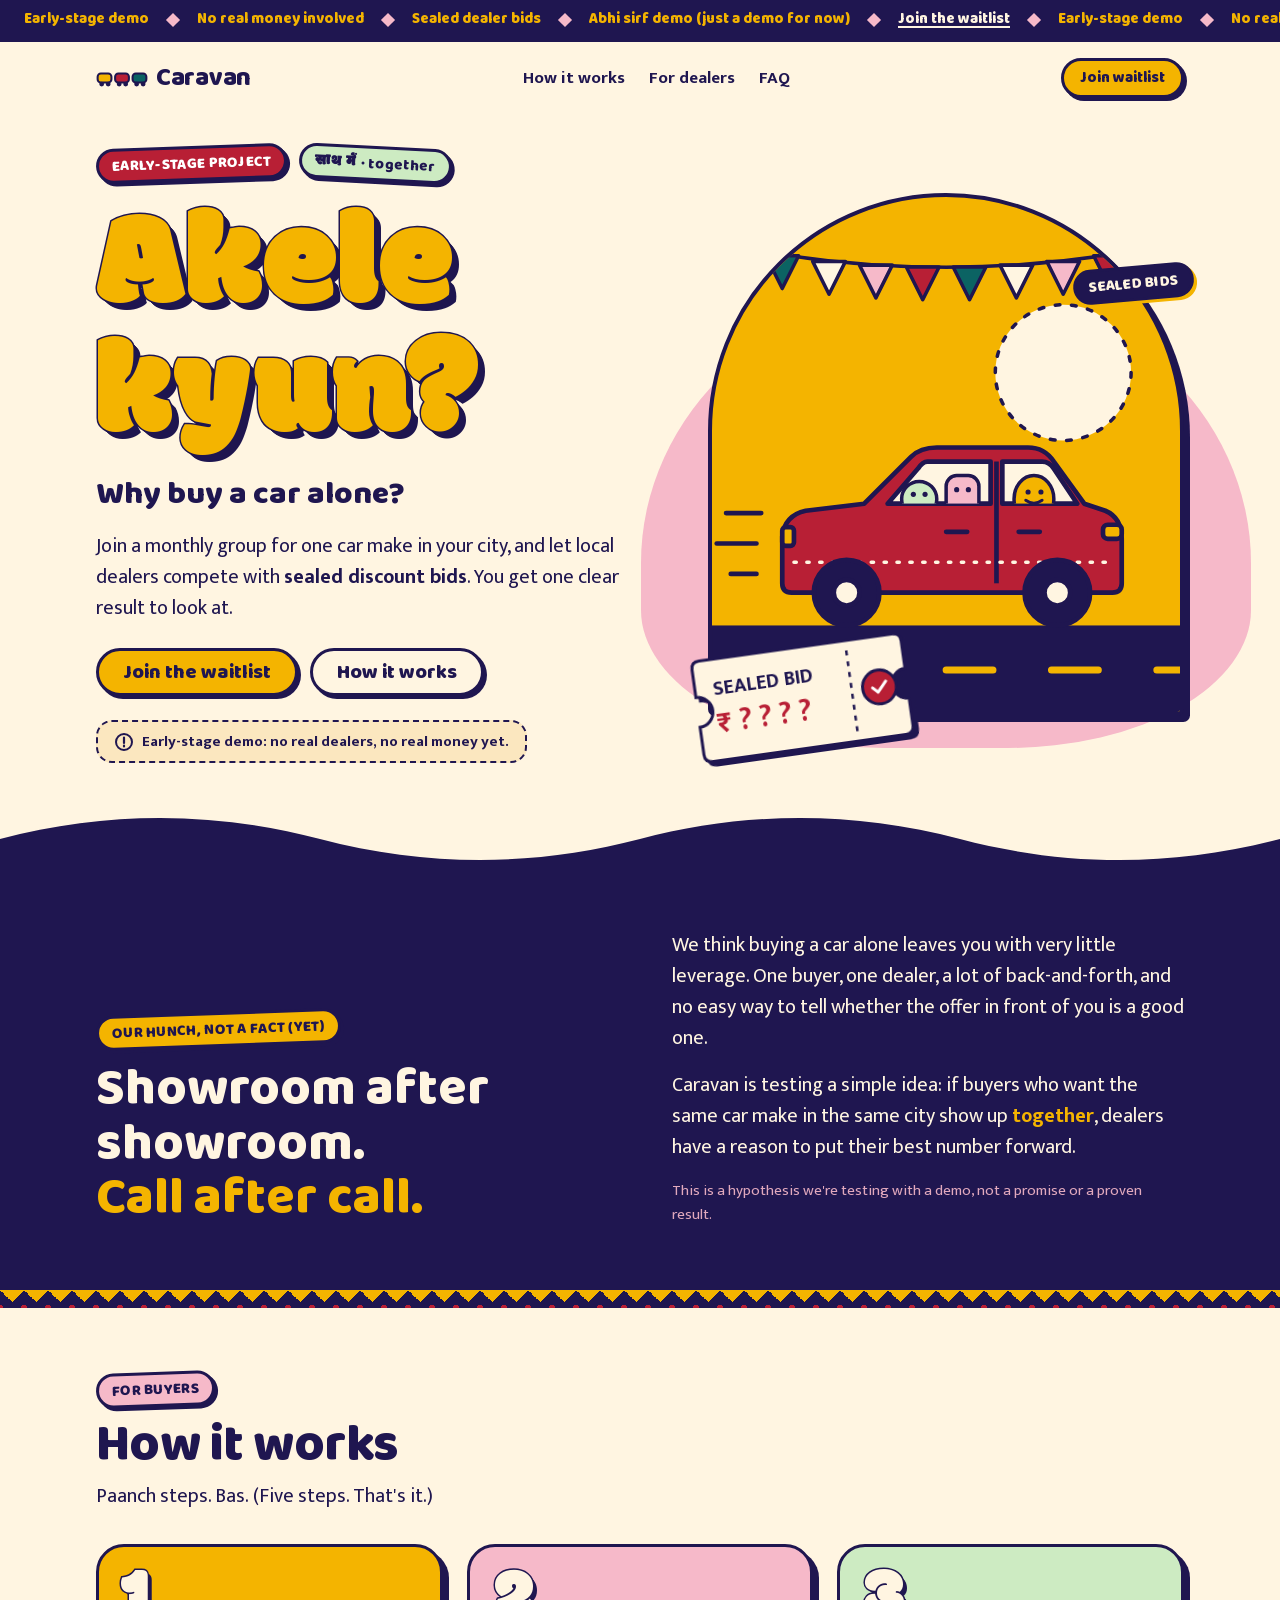
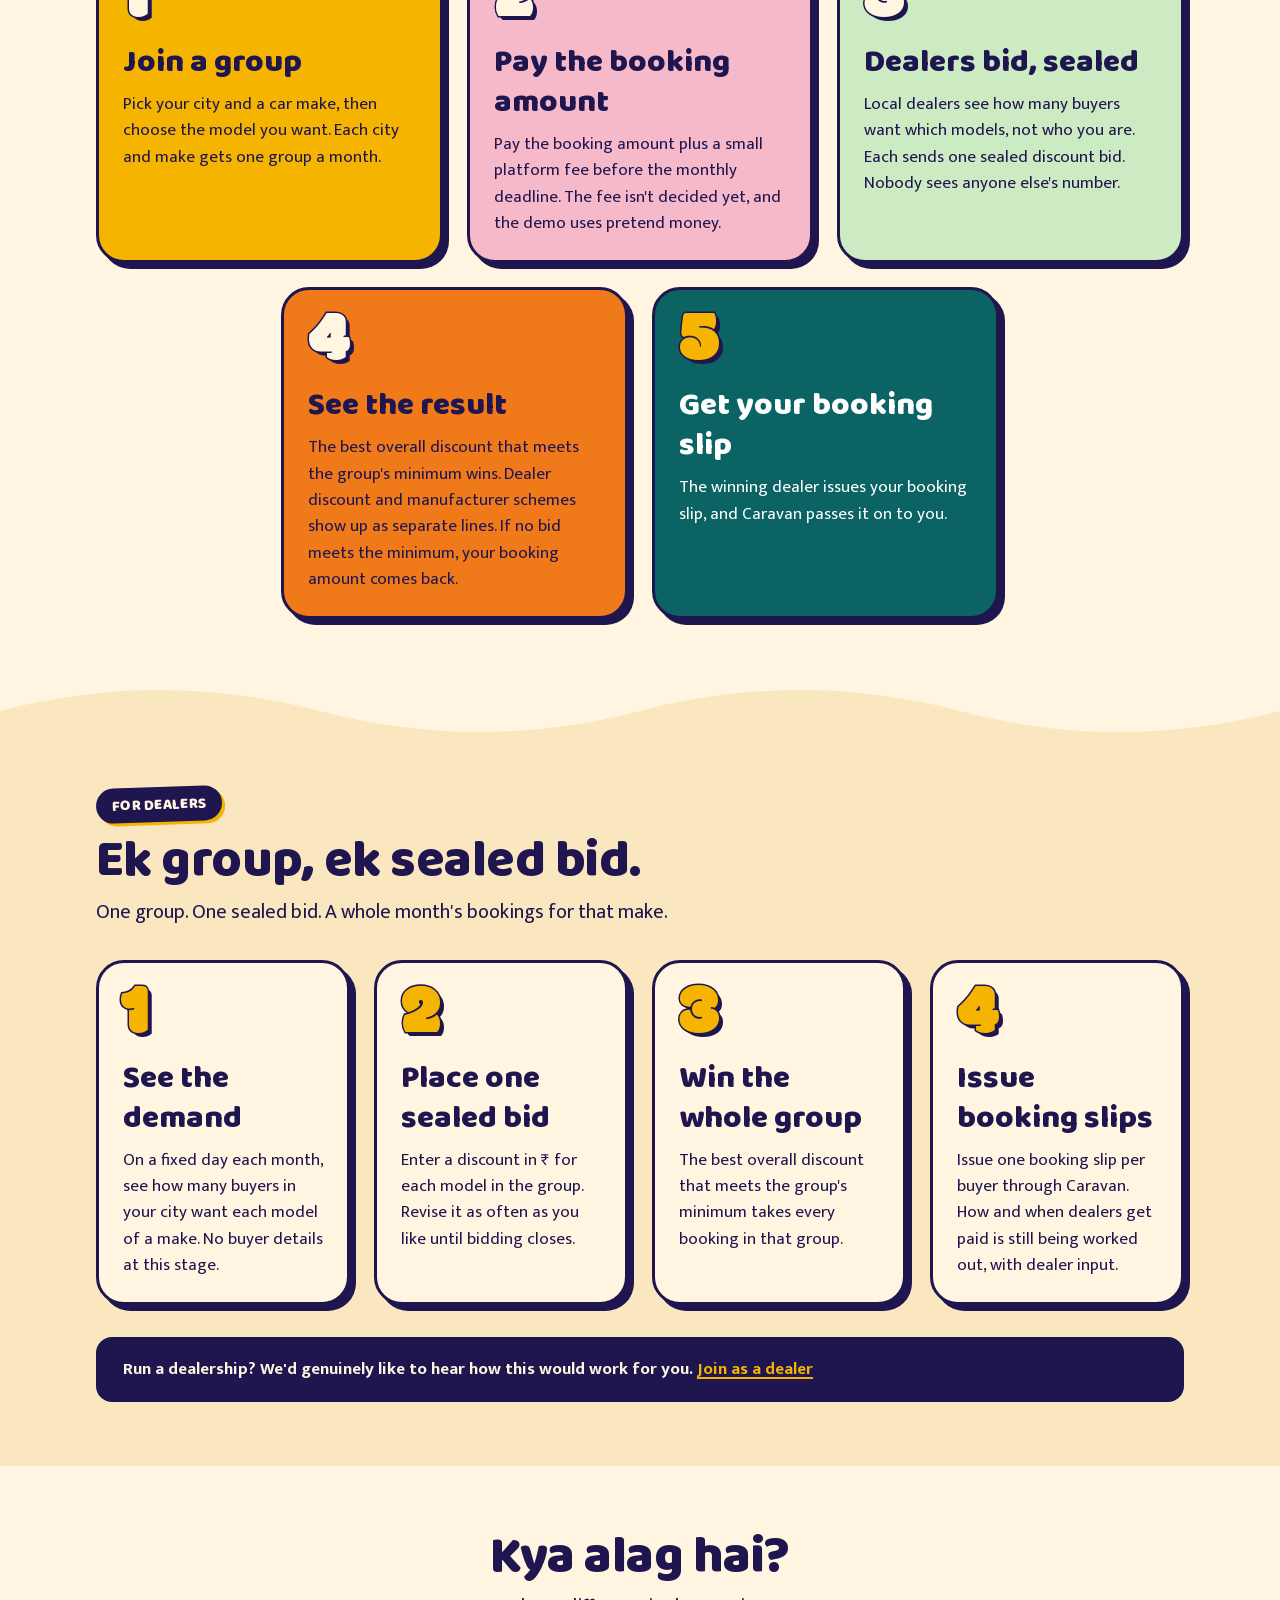
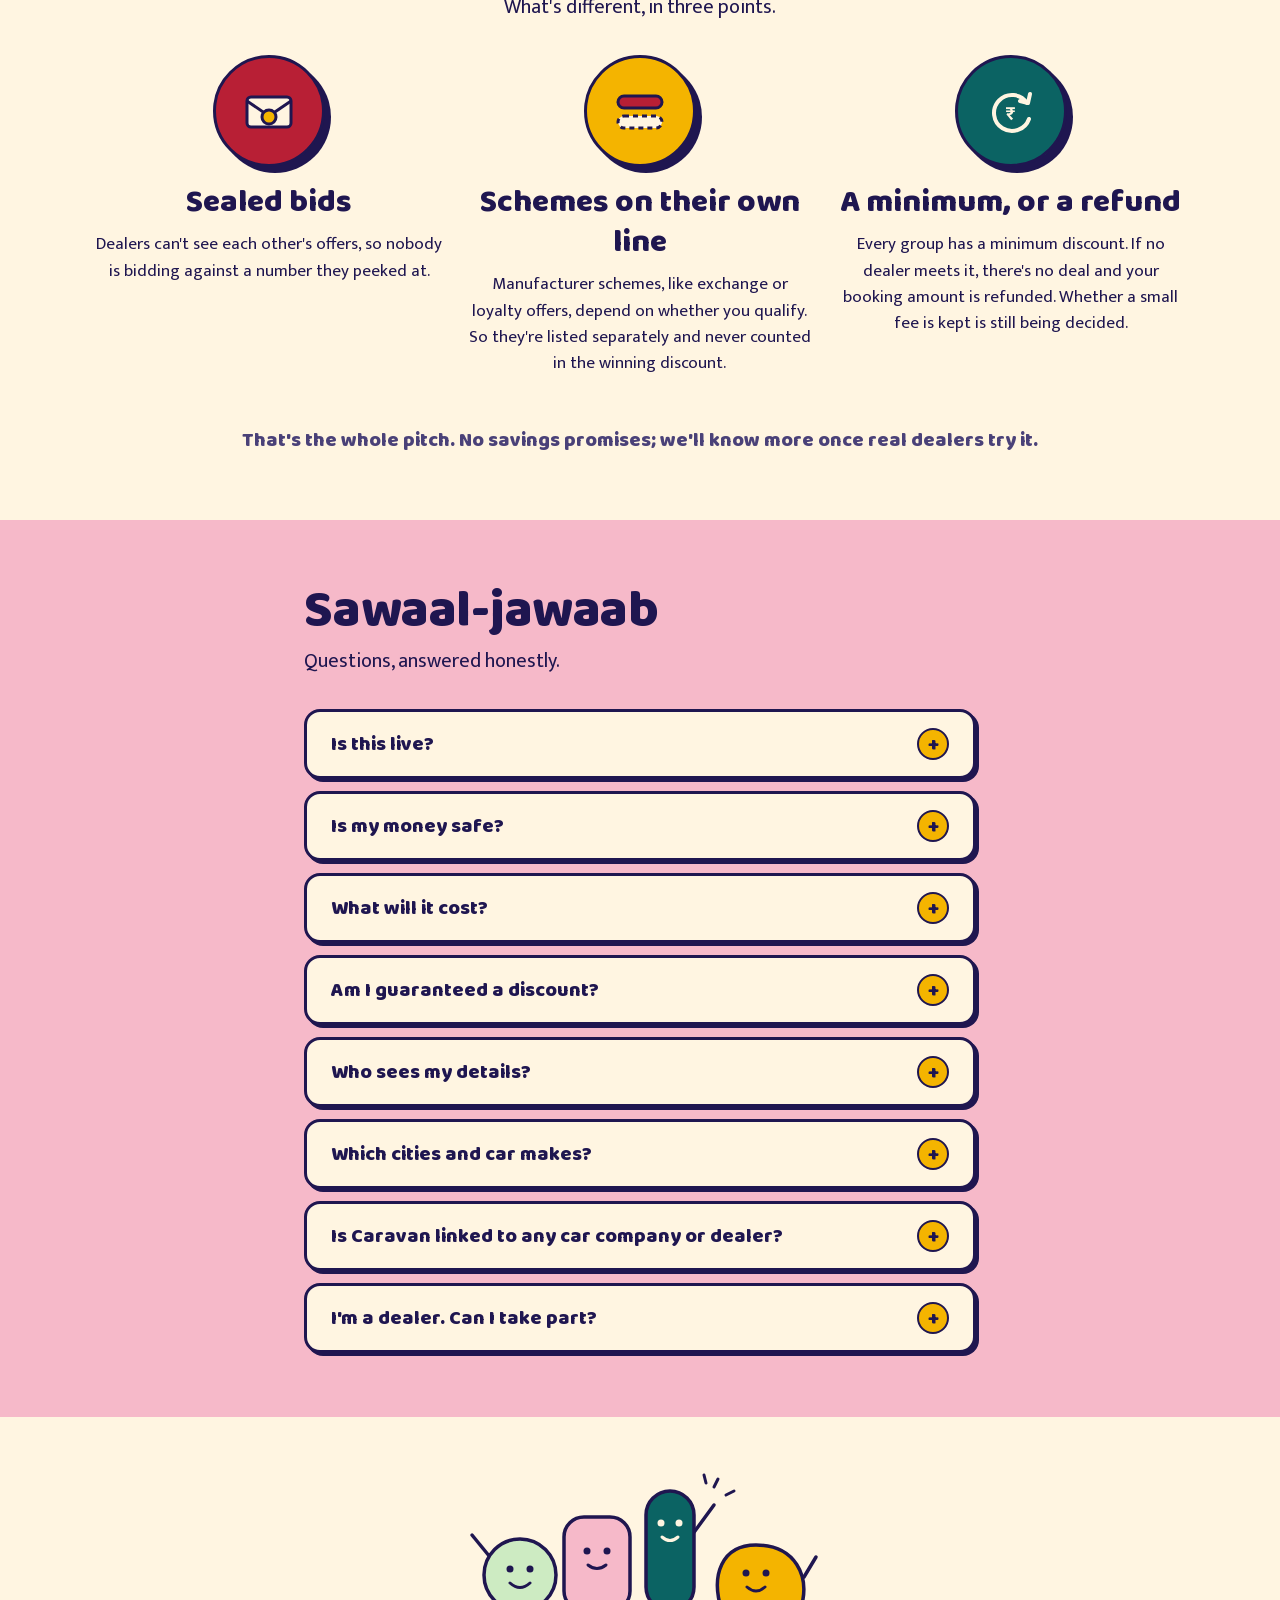
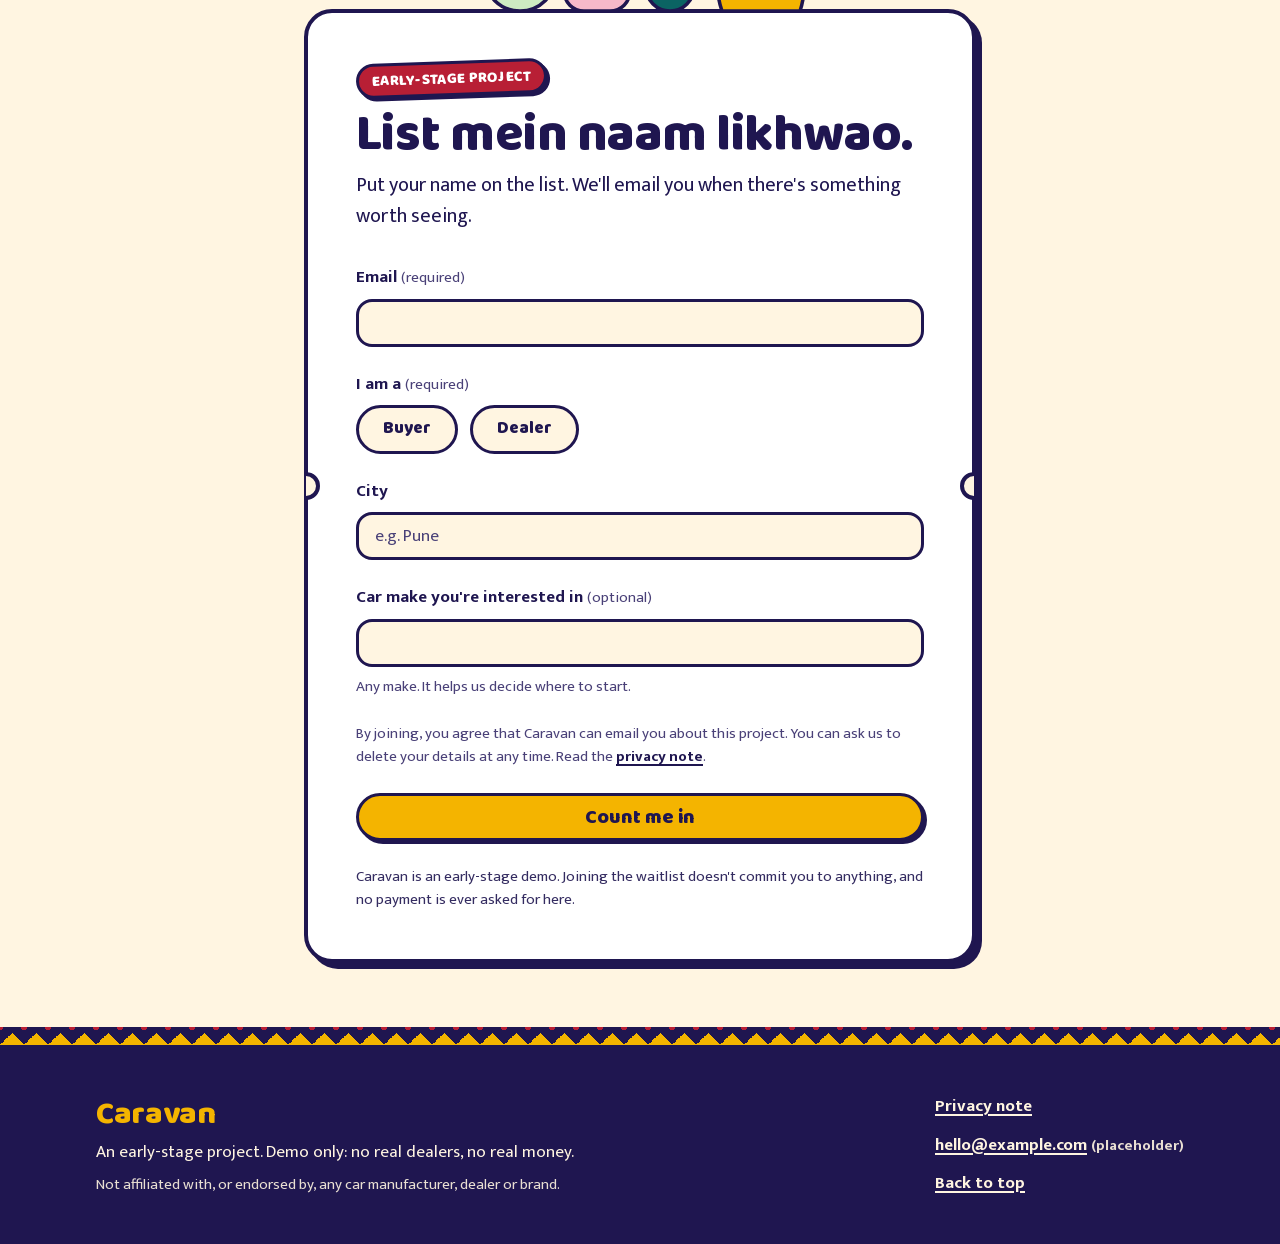
<file: index.html>
<!doctype html>
<html lang="en-IN">
<head>
  <meta charset="utf-8">
  <meta name="viewport" content="width=device-width, initial-scale=1">
  <title>Caravan · Akele kyun? Group car buying with sealed dealer bids (early-stage)</title>
  <meta name="description" content="An early-stage project: join a monthly group for a car make in your city and let local dealers place sealed discount bids. Demo only. Join the waitlist.">
  <link rel="canonical" href="https://caravan.zerolink.co.in/">
  <meta name="theme-color" content="#1f1650">
  <meta name="color-scheme" content="light">

  <!-- Open Graph / social preview -->
  <meta property="og:type" content="website">
  <meta property="og:site_name" content="Caravan">
  <meta property="og:url" content="https://caravan.zerolink.co.in/">
  <meta property="og:title" content="Caravan · Akele kyun?">
  <meta property="og:description" content="Join a monthly car group in your city and let dealers compete with sealed bids. An early-stage project, demo only.">
  <meta property="og:image" content="https://caravan.zerolink.co.in/assets/images/og-image.png">
  <meta property="og:image:width" content="1200">
  <meta property="og:image:height" content="630">
  <meta property="og:image:alt" content="Caravan: an illustrated hatchback carrying a group of friendly characters, with the words Akele kyun?">
  <meta property="og:locale" content="en_IN">
  <meta name="twitter:card" content="summary_large_image">

  <link rel="icon" href="assets/svg/favicon.svg" type="image/svg+xml">

  <!-- Mark JS as available before first paint so scroll-reveal never flashes content -->
  <script>document.documentElement.classList.add("js");</script>

  <link rel="stylesheet" href="css/tokens.css">
  <link rel="stylesheet" href="css/styles.css">

  <!-- Classic deferred scripts (not ES modules): modules are blocked when the page is opened from file:// -->
  <script src="js/main.js" defer></script>
  <script src="js/form.js" defer></script>
</head>
<body>
  <a class="skip-link" href="#main">Skip to content</a>

  <!-- ============ Ticker ============ -->
  <div class="ticker" role="region" aria-label="Project status">
    <div class="ticker__track">
      <ul class="ticker__list">
        <li>Early-stage demo</li>
        <li>No real money involved</li>
        <li>Sealed dealer bids</li>
        <li><span lang="hi-Latn">Abhi sirf demo</span> (just a demo for now)</li>
        <li><a href="#waitlist">Join the waitlist</a></li>
      </ul>
      <!-- Duplicate for a seamless loop; hidden from screen readers and keyboard -->
      <ul class="ticker__list" aria-hidden="true">
        <li>Early-stage demo</li>
        <li>No real money involved</li>
        <li>Sealed dealer bids</li>
        <li><span lang="hi-Latn">Abhi sirf demo</span> (just a demo for now)</li>
        <li><a href="#waitlist" tabindex="-1">Join the waitlist</a></li>
      </ul>
    </div>
  </div>

  <!-- ============ Header ============ -->
  <header class="site-header">
    <div class="container site-header__inner">
      <a class="logo" href="./" aria-label="Caravan home">
        <svg class="logo__mark" viewBox="0 0 64 28" aria-hidden="true" focusable="false">
          <g stroke="#1f1650" stroke-width="2.5" stroke-linejoin="round">
            <rect x="2" y="8" width="17" height="11" rx="4" fill="#f4b400"/>
            <rect x="23.5" y="8" width="17" height="11" rx="4" fill="#b81f35"/>
            <rect x="45" y="8" width="17" height="11" rx="4" fill="#0b6363"/>
          </g>
          <g fill="#1f1650">
            <circle cx="7" cy="21" r="3"/><circle cx="15" cy="21" r="3"/>
            <circle cx="28.5" cy="21" r="3"/><circle cx="36.5" cy="21" r="3"/>
            <circle cx="50" cy="21" r="3"/><circle cx="58" cy="21" r="3"/>
          </g>
        </svg>
        <span class="logo__word">Caravan</span>
      </a>
      <nav class="site-nav" aria-label="Main">
        <ul>
          <li><a href="#how">How it works</a></li>
          <li><a href="#dealers">For dealers</a></li>
          <li><a href="#faq">FAQ</a></li>
        </ul>
      </nav>
      <a class="btn btn--small" href="#waitlist">Join waitlist</a>
    </div>
  </header>

  <main id="main">

    <!-- ============ 1. Hero ============ -->
    <section class="hero" aria-labelledby="hero-title">
      <div class="container hero__grid">
        <div class="hero__copy">
          <p class="hero__tags">
            <span class="sticker sticker--red">Early-stage project</span>
            <span class="sticker sticker--mint sticker--tilt-r"><span class="deva" lang="hi">साथ में</span> · together</span>
          </p>

          <h1 id="hero-title" class="hero__title">
            <span class="outline-3d">Akele kyun?</span>
            <span class="hero__subtitle">Why buy a car alone?</span>
          </h1>

          <p class="hero__lede">
            Join a monthly group for one car make in your city, and let local dealers compete with
            <strong>sealed discount bids</strong>. You get one clear result to look at.
          </p>

          <div class="hero__actions">
            <a class="btn" href="#waitlist">Join the waitlist</a>
            <a class="btn btn--ghost" href="#how">How it works</a>
          </div>

          <p class="status-note">
            <svg viewBox="0 0 20 20" aria-hidden="true" focusable="false"><circle cx="10" cy="10" r="8" fill="none" stroke="currentColor" stroke-width="2"/><path d="M10 5.5v5.5M10 13.5v1" stroke="currentColor" stroke-width="2.2" stroke-linecap="round"/></svg>
            Early-stage demo: no real dealers, no real money yet.
          </p>
        </div>

        <div class="hero__art">
          <div class="hero__blob" aria-hidden="true"></div>
          <figure class="arch arch--turmeric hero__arch">
            <svg viewBox="0 0 400 440" role="img" aria-labelledby="hero-art-title">
              <title id="hero-art-title">An illustrated red hatchback driving under festive bunting, with three cheerful round characters looking out of its windows.</title>
              <defs>
                <clipPath id="clip-rear-window"><path d="M184 226 L238 226 L238 262 L150 262 L176 232 Q180 226 184 226 Z"/></clipPath>
                <clipPath id="clip-front-window"><path d="M248 226 L282 226 Q288 226 292 232 L312 262 L248 262 Z"/></clipPath>
              </defs>
              <!-- sun -->
              <circle cx="300" cy="150" r="58" fill="#fff5e1"/>
              <circle cx="300" cy="150" r="58" fill="none" stroke="#1f1650" stroke-width="3" stroke-dasharray="4 10" stroke-linecap="round"/>
              <!-- bunting -->
              <path d="M-10 36 Q200 84 410 36" fill="none" stroke="#1f1650" stroke-width="3"/>
              <g stroke="#1f1650" stroke-width="3" stroke-linejoin="round">
                <polygon points="6,43.8 34,43.8 20,71.8" fill="#b81f35"/>
                <polygon points="46,50.2 74,50.2 60,78.2" fill="#0b6363"/>
                <polygon points="86,55 114,55 100,83" fill="#fff5e1"/>
                <polygon points="126,58.2 154,58.2 140,86.2" fill="#f6b9c9"/>
                <polygon points="166,59.8 194,59.8 180,87.8" fill="#b81f35"/>
                <polygon points="206,59.8 234,59.8 220,87.8" fill="#0b6363"/>
                <polygon points="246,58.2 274,58.2 260,86.2" fill="#fff5e1"/>
                <polygon points="286,55 314,55 300,83" fill="#f6b9c9"/>
                <polygon points="326,50.2 354,50.2 340,78.2" fill="#b81f35"/>
                <polygon points="366,43.8 394,43.8 380,71.8" fill="#0b6363"/>
              </g>
              <!-- road -->
              <rect x="0" y="366" width="400" height="80" fill="#1f1650"/>
              <g stroke="#f4b400" stroke-width="6" stroke-linecap="round">
                <path d="M20 404h40M110 404h40M200 404h40M290 404h40M380 404h40"/>
              </g>
              <!-- speed lines -->
              <g stroke="#1f1650" stroke-width="4" stroke-linecap="round">
                <path d="M12 270h30M4 296h34M16 322h22"/>
              </g>
              <!-- hatchback (generic, not any real model) -->
              <g stroke="#1f1650" stroke-width="4" stroke-linejoin="round">
                <path d="M60 330 L60 290 Q62 272 80 268 L130 262 L170 222 Q178 214 192 214 L270 214 Q284 214 292 226 L318 262 L336 268 Q350 274 350 292 L350 330 Q350 338 342 338 L68 338 Q60 338 60 330 Z" fill="#b81f35"/>
                <path d="M184 226 L238 226 L238 262 L150 262 L176 232 Q180 226 184 226 Z" fill="#fff5e1"/>
                <path d="M248 226 L282 226 Q288 226 292 232 L312 262 L248 262 Z" fill="#fff5e1"/>
              </g>
              <!-- passengers -->
              <g clip-path="url(#clip-rear-window)" stroke="#1f1650" stroke-width="3">
                <circle cx="177" cy="258" r="15" fill="#cdebc2"/>
                <rect x="200" y="238" width="28" height="34" rx="9" fill="#f6b9c9"/>
              </g>
              <g fill="#1f1650">
                <circle cx="172" cy="254" r="2.2"/><circle cx="182" cy="254" r="2.2"/>
                <circle cx="209" cy="250" r="2.2"/><circle cx="219" cy="250" r="2.2"/>
              </g>
              <g clip-path="url(#clip-front-window)" stroke="#1f1650" stroke-width="3">
                <ellipse cx="275" cy="258" rx="17" ry="20" fill="#f4b400"/>
              </g>
              <circle cx="270" cy="252" r="2.2" fill="#1f1650"/><circle cx="281" cy="252" r="2.2" fill="#1f1650"/>
              <path d="M268 259 q7 5 14 0" fill="none" stroke="#1f1650" stroke-width="2.5" stroke-linecap="round"/>
              <g stroke="#1f1650" stroke-width="4" stroke-linejoin="round">
                <path d="M243 226 L243 330" fill="none"/>
                <path d="M200 286 h18 M262 286 h18" fill="none" stroke-linecap="round"/>
                <rect x="334" y="280" width="16" height="12" rx="4" fill="#f4b400"/>
                <rect x="60" y="282" width="10" height="16" rx="3" fill="#f4b400"/>
                <!-- truck-art style trim -->
                <path d="M70 312 h270" fill="none" stroke="#fff5e1" stroke-width="3" stroke-dasharray="2 9" stroke-linecap="round"/>
              </g>
              <!-- wheels -->
              <g stroke="#1f1650" stroke-width="4">
                <circle cx="115" cy="338" r="28" fill="#1f1650"/>
                <circle cx="295" cy="338" r="28" fill="#1f1650"/>
                <circle cx="115" cy="338" r="11" fill="#fff5e1"/>
                <circle cx="295" cy="338" r="11" fill="#fff5e1"/>
              </g>
            </svg>
          </figure>

          <!-- Ticket motif -->
          <div class="ticket-float" aria-hidden="true">
            <svg viewBox="0 0 220 110">
              <path d="M12 4 H208 Q216 4 216 12 V40 A15 15 0 0 0 216 70 V98 Q216 106 208 106 H12 Q4 106 4 98 V70 A15 15 0 0 0 4 40 V12 Q4 4 12 4 Z" fill="#fff5e1" stroke="#1f1650" stroke-width="3"/>
              <path d="M160 14 V96" stroke="#1f1650" stroke-width="2.5" stroke-dasharray="5 6"/>
              <text x="22" y="40" font-family="Baloo 2, sans-serif" font-weight="800" font-size="20" fill="#1f1650">SEALED BID</text>
              <text x="22" y="78" font-family="Baloo 2, sans-serif" font-weight="800" font-size="30" fill="#b81f35">₹ ? ? ? ?</text>
              <circle cx="188" cy="55" r="17" fill="#b81f35" stroke="#1f1650" stroke-width="3"/>
              <path d="M181 55 l5 5 l9 -10" fill="none" stroke="#fff" stroke-width="3" stroke-linecap="round" stroke-linejoin="round"/>
            </svg>
          </div>
          <span class="sticker sticker--ink sticker--tilt-l hero__badge" aria-hidden="true">Sealed bids</span>
        </div>
      </div>
    </section>

    <!-- divider: hero (paper) → problem (ink) -->
    <div class="wave wave--to-ink" aria-hidden="true">
      <svg viewBox="0 0 1440 60" preserveAspectRatio="none"><path d="M0 30 C 120 0 240 0 360 30 S 600 60 720 30 S 960 0 1080 30 S 1320 60 1440 30 V60 H0 Z" fill="currentColor"/></svg>
    </div>

    <!-- ============ 2. The problem (hypothesis) ============ -->
    <section class="section section--ink problem" aria-labelledby="problem-title">
      <div class="container problem__grid">
        <div>
          <p><span class="sticker sticker--turmeric">Our hunch, not a fact (yet)</span></p>
          <h2 id="problem-title" class="statement">
            Showroom after showroom.<br>
            <span class="statement__accent">Call after call.</span>
          </h2>
        </div>
        <div class="problem__body reveal">
          <p>
            We think buying a car alone leaves you with very little leverage. One buyer, one dealer, a lot of
            back-and-forth, and no easy way to tell whether the offer in front of you is a good one.
          </p>
          <p>
            Caravan is testing a simple idea: if buyers who want the same car make in the same city show up
            <em>together</em>, dealers have a reason to put their best number forward.
          </p>
          <p class="small-print">This is a hypothesis we're testing with a demo, not a promise or a proven result.</p>
        </div>
      </div>
      <div class="truck-strip" aria-hidden="true"></div>
    </section>

    <!-- ============ 3. How it works: buyers ============ -->
    <section id="how" class="section" aria-labelledby="buyers-title">
      <div class="container">
        <div class="section-head">
          <p><span class="sticker sticker--pink">For buyers</span></p>
          <h2 id="buyers-title" class="section-title">How it works</h2>
          <p class="section-kicker"><span lang="hi-Latn">Paanch steps. Bas.</span> (Five steps. That's it.)</p>
        </div>

        <ol class="steps steps--buyers">
          <li class="step step--turmeric reveal">
            <span class="step__num" aria-hidden="true">1</span>
            <h3 class="step__title">Join a group</h3>
            <p>Pick your city and a car make, then choose the model you want. Each city and make gets one group a month.</p>
          </li>
          <li class="step step--pink reveal">
            <span class="step__num" aria-hidden="true">2</span>
            <h3 class="step__title">Pay the booking amount</h3>
            <p>Pay the booking amount plus a small platform fee before the monthly deadline. The fee isn't decided yet, and the demo uses pretend money.</p>
          </li>
          <li class="step step--mint reveal">
            <span class="step__num" aria-hidden="true">3</span>
            <h3 class="step__title">Dealers bid, sealed</h3>
            <p>Local dealers see how many buyers want which models, not who you are. Each sends one sealed discount bid. Nobody sees anyone else's number.</p>
          </li>
          <li class="step step--marigold reveal">
            <span class="step__num" aria-hidden="true">4</span>
            <h3 class="step__title">See the result</h3>
            <p>The best overall discount that meets the group's minimum wins. Dealer discount and manufacturer schemes show up as separate lines. If no bid meets the minimum, your booking amount comes back.</p>
          </li>
          <li class="step step--teal reveal">
            <span class="step__num" aria-hidden="true">5</span>
            <h3 class="step__title">Get your booking slip</h3>
            <p>The winning dealer issues your booking slip, and Caravan passes it on to you.</p>
          </li>
        </ol>
      </div>
    </section>

    <!-- ============ 4. How it works: dealers ============ -->
    <section id="dealers" class="section section--deep" aria-labelledby="dealers-title">
      <div class="wave wave--top" aria-hidden="true">
        <svg viewBox="0 0 1440 60" preserveAspectRatio="none"><path d="M0 30 C 120 0 240 0 360 30 S 600 60 720 30 S 960 0 1080 30 S 1320 60 1440 30 V0 H0 Z" fill="currentColor"/></svg>
      </div>
      <div class="container">
        <div class="section-head">
          <p><span class="sticker sticker--ink">For dealers</span></p>
          <h2 id="dealers-title" class="section-title"><span lang="hi-Latn">Ek group, ek sealed bid.</span></h2>
          <p class="section-kicker">One group. One sealed bid. A whole month's bookings for that make.</p>
        </div>

        <ol class="steps steps--dealers">
          <li class="step step--paper reveal">
            <span class="step__num" aria-hidden="true">1</span>
            <h3 class="step__title">See the demand</h3>
            <p>On a fixed day each month, see how many buyers in your city want each model of a make. No buyer details at this stage.</p>
          </li>
          <li class="step step--paper reveal">
            <span class="step__num" aria-hidden="true">2</span>
            <h3 class="step__title">Place one sealed bid</h3>
            <p>Enter a discount in ₹ for each model in the group. Revise it as often as you like until bidding closes.</p>
          </li>
          <li class="step step--paper reveal">
            <span class="step__num" aria-hidden="true">3</span>
            <h3 class="step__title">Win the whole group</h3>
            <p>The best overall discount that meets the group's minimum takes every booking in that group.</p>
          </li>
          <li class="step step--paper reveal">
            <span class="step__num" aria-hidden="true">4</span>
            <h3 class="step__title">Issue booking slips</h3>
            <p>Issue one booking slip per buyer through Caravan. How and when dealers get paid is still being worked out, with dealer input.</p>
          </li>
        </ol>

        <p class="dealer-cta">Run a dealership? We'd genuinely like to hear how this would work for you. <a href="#waitlist">Join as a dealer</a></p>
      </div>
    </section>

    <!-- ============ 5. What's different ============ -->
    <section id="different" class="section" aria-labelledby="diff-title">
      <div class="container">
        <div class="section-head section-head--center">
          <h2 id="diff-title" class="section-title"><span lang="hi-Latn">Kya alag hai?</span></h2>
          <p class="section-kicker">What's different, in three points.</p>
        </div>

        <ul class="badges">
          <li class="badge-card reveal">
            <span class="badge-icon badge-icon--red" aria-hidden="true">
              <svg viewBox="0 0 64 64"><rect x="10" y="18" width="44" height="30" rx="4" fill="#fff5e1" stroke="#1f1650" stroke-width="3"/><path d="M10 22 L32 37 L54 22" fill="none" stroke="#1f1650" stroke-width="3" stroke-linejoin="round"/><circle cx="32" cy="38" r="7" fill="#f4b400" stroke="#1f1650" stroke-width="3"/></svg>
            </span>
            <h3>Sealed bids</h3>
            <p>Dealers can't see each other's offers, so nobody is bidding against a number they peeked at.</p>
          </li>
          <li class="badge-card reveal">
            <span class="badge-icon badge-icon--turmeric" aria-hidden="true">
              <svg viewBox="0 0 64 64"><rect x="10" y="17" width="44" height="12" rx="6" fill="#b81f35" stroke="#1f1650" stroke-width="3"/><rect x="10" y="37" width="44" height="12" rx="6" fill="#fff5e1" stroke="#1f1650" stroke-width="3" stroke-dasharray="5 4"/></svg>
            </span>
            <h3>Schemes on their own line</h3>
            <p>Manufacturer schemes, like exchange or loyalty offers, depend on whether you qualify. So they're listed separately and never counted in the winning discount.</p>
          </li>
          <li class="badge-card reveal">
            <span class="badge-icon badge-icon--teal" aria-hidden="true">
              <svg viewBox="0 0 64 64"><path d="M48 24 A18 18 0 1 0 50 40" fill="none" stroke="#fff5e1" stroke-width="4" stroke-linecap="round"/><path d="M41 22 L49 24 L51 15" fill="none" stroke="#fff5e1" stroke-width="4" stroke-linecap="round" stroke-linejoin="round"/><text x="32" y="41" text-anchor="middle" font-family="Baloo 2, sans-serif" font-weight="800" font-size="20" fill="#fff5e1">₹</text></svg>
            </span>
            <h3>A minimum, or a refund</h3>
            <p>Every group has a minimum discount. If no dealer meets it, there's no deal and your booking amount is refunded. Whether a small fee is kept is still being decided.</p>
          </li>
        </ul>
        <p class="diff-note">That's the whole pitch. No savings promises; we'll know more once real dealers try it.</p>
      </div>
    </section>

    <!-- ============ 6. FAQ ============ -->
    <section id="faq" class="section section--pink" aria-labelledby="faq-title">
      <div class="container container--narrow">
        <div class="section-head">
          <h2 id="faq-title" class="section-title"><span lang="hi-Latn">Sawaal-jawaab</span></h2>
          <p class="section-kicker">Questions, answered honestly.</p>
        </div>

        <div class="faq">
          <details>
            <summary>Is this live?</summary>
            <p>No. Caravan is an early-stage project. There's a demo with pretend money and made-up dealers and car makes. Join the waitlist if you'd like to hear when that changes.</p>
          </details>
          <details>
            <summary>Is my money safe?</summary>
            <p>There's no real money involved right now: nothing to pay and nothing at stake. The demo uses pretend balances. Real payments would only come after the legal and payment side has been properly worked out, and we'd explain exactly how it works before anyone pays anything.</p>
          </details>
          <details>
            <summary>What will it cost?</summary>
            <p>Not decided. The plan is a booking amount plus a platform fee, but the fee amount, how it's calculated and what happens to it in every case are still open questions.</p>
          </details>
          <details>
            <summary>Am I guaranteed a discount?</summary>
            <p>No. If no dealer bids at or above the group's minimum, the group doesn't go ahead and your booking amount is refunded. How the platform fee is handled in that case is still being decided.</p>
          </details>
          <details>
            <summary>Who sees my details?</summary>
            <p>In the planned design, dealers only see how many buyers want each model. Only the winning dealer gets the buyer details it needs to issue booking slips. The waitlist stores only what you type into the form; see the <a href="privacy.html">privacy note</a>.</p>
          </details>
          <details>
            <summary>Which cities and car makes?</summary>
            <p>None yet. Tell us your city and the car make you're considering in the form below. It helps us decide where a first test would make sense.</p>
          </details>
          <details>
            <summary>Is Caravan linked to any car company or dealer?</summary>
            <p>No. Caravan is an independent project. It isn't affiliated with, or endorsed by, any car manufacturer, dealer or brand.</p>
          </details>
          <details>
            <summary>I'm a dealer. Can I take part?</summary>
            <p>Not yet, but we'd really like to hear how bidding for a group would work for you. Join the waitlist as a dealer and we'll get in touch.</p>
          </details>
        </div>
      </div>
    </section>

    <!-- ============ 7. Waitlist ============ -->
    <section id="waitlist" class="section waitlist" aria-labelledby="waitlist-title">
      <div class="container container--narrow">
        <svg class="crew" viewBox="0 0 360 150" role="img" aria-labelledby="crew-title">
          <title id="crew-title">Four friendly abstract characters standing together and waving.</title>
          <g stroke="#1f1650" stroke-width="3.5" stroke-linejoin="round" stroke-linecap="round">
            <!-- 1: round -->
            <path d="M30 92 L12 70" fill="none"/>
            <circle cx="60" cy="110" r="36" fill="#cdebc2"/>
            <!-- 2: rounded square -->
            <rect x="104" y="52" width="66" height="94" rx="20" fill="#f6b9c9"/>
            <!-- 3: tall pill, waving -->
            <path d="M232 70 L254 40" fill="none"/>
            <rect x="186" y="26" width="48" height="120" rx="24" fill="#0b6363"/>
            <!-- 4: blob -->
            <path d="M262 146 C 250 110 262 80 296 80 C 334 80 352 110 340 146 Z" fill="#f4b400"/>
            <path d="M344 112 L356 92" fill="none"/>
          </g>
          <!-- faces -->
          <g fill="#1f1650">
            <circle cx="50" cy="104" r="3.5"/><circle cx="70" cy="104" r="3.5"/>
            <circle cx="127" cy="86" r="3.5"/><circle cx="147" cy="86" r="3.5"/>
            <circle cx="286" cy="108" r="3.5"/><circle cx="306" cy="108" r="3.5"/>
          </g>
          <g fill="#fff5e1"><circle cx="201" cy="58" r="3.5"/><circle cx="219" cy="58" r="3.5"/></g>
          <g fill="none" stroke-width="3" stroke-linecap="round">
            <path d="M50 118 q10 9 20 0" stroke="#1f1650"/>
            <path d="M128 100 q9 7 18 0" stroke="#1f1650"/>
            <path d="M202 72 q8 7 16 0" stroke="#fff5e1"/>
            <path d="M287 122 q9 8 18 0" stroke="#1f1650"/>
          </g>
          <g stroke="#1f1650" stroke-width="3" stroke-linecap="round"><path d="M254 22 l4 -8 M266 30 l8 -4 M246 18 l-2 -8"/></g>
        </svg>

        <div class="form-card">
          <div class="form-card__head">
            <p><span class="sticker sticker--red">Early-stage project</span></p>
            <h2 id="waitlist-title" class="section-title"><span lang="hi-Latn">List mein naam likhwao.</span></h2>
            <p class="section-kicker">Put your name on the list. We'll email you when there's something worth seeing.</p>
          </div>

          <form id="waitlist-form" class="form" novalidate>
            <div class="field">
              <label for="f-email">Email <span class="req">(required)</span></label>
              <input id="f-email" name="email" type="email" inputmode="email" autocomplete="email" maxlength="254" required aria-describedby="f-email-err">
              <p id="f-email-err" class="field__error" hidden></p>
            </div>

            <fieldset class="field">
              <legend>I am a <span class="req">(required)</span></legend>
              <div class="choice-row">
                <label class="choice"><input type="radio" name="role" value="buyer" required aria-describedby="f-role-err"><span>Buyer</span></label>
                <label class="choice"><input type="radio" name="role" value="dealer" aria-describedby="f-role-err"><span>Dealer</span></label>
              </div>
              <p id="f-role-err" class="field__error" hidden></p>
            </fieldset>

            <div class="field">
              <label for="f-city">City</label>
              <input id="f-city" name="city" type="text" autocomplete="address-level2" maxlength="60" placeholder="e.g. Pune" aria-describedby="f-city-err">
              <p id="f-city-err" class="field__error" hidden></p>
            </div>

            <div class="field">
              <label for="f-make">Car make you're interested in <span class="opt">(optional)</span></label>
              <input id="f-make" name="make" type="text" maxlength="60" aria-describedby="f-make-hint f-make-err">
              <p id="f-make-hint" class="field__hint">Any make. It helps us decide where to start.</p>
              <p id="f-make-err" class="field__error" hidden></p>
            </div>

            <!-- Honeypot: real people never see or fill this -->
            <div class="hp" aria-hidden="true">
              <label for="f-company">Leave this field empty</label>
              <input id="f-company" name="company" type="text" tabindex="-1" autocomplete="off">
            </div>

            <p class="consent">
              By joining, you agree that Caravan can email you about this project. You can ask us to delete your details at any time.
              Read the <a href="privacy.html">privacy note</a>.
            </p>

            <button class="btn btn--block" type="submit">
              <span class="btn__label">Count me in</span>
            </button>

            <div id="form-status" class="form-status" role="status" aria-live="polite" tabindex="-1" hidden></div>

            <p class="small-print">Caravan is an early-stage demo. Joining the waitlist doesn't commit you to anything, and no payment is ever asked for here.</p>
          </form>
        </div>
      </div>
    </section>
  </main>

  <!-- ============ 8. Footer ============ -->
  <footer class="site-footer">
    <div class="truck-strip truck-strip--top" aria-hidden="true"></div>
    <div class="container site-footer__inner">
      <div>
        <p class="logo logo--footer"><span class="logo__word">Caravan</span></p>
        <p>An early-stage project. Demo only: no real dealers, no real money.</p>
        <p class="small-print">Not affiliated with, or endorsed by, any car manufacturer, dealer or brand.</p>
      </div>
      <ul class="footer-links">
        <li><a href="privacy.html">Privacy note</a></li>
        <!-- TODO: replace with a real, monitored inbox before launch -->
        <li><a href="mailto:hello@example.com">hello@example.com</a> <span class="small-print">(placeholder)</span></li>
        <li><a href="#main">Back to top</a></li>
      </ul>
    </div>
  </footer>
</body>
</html>
</file>
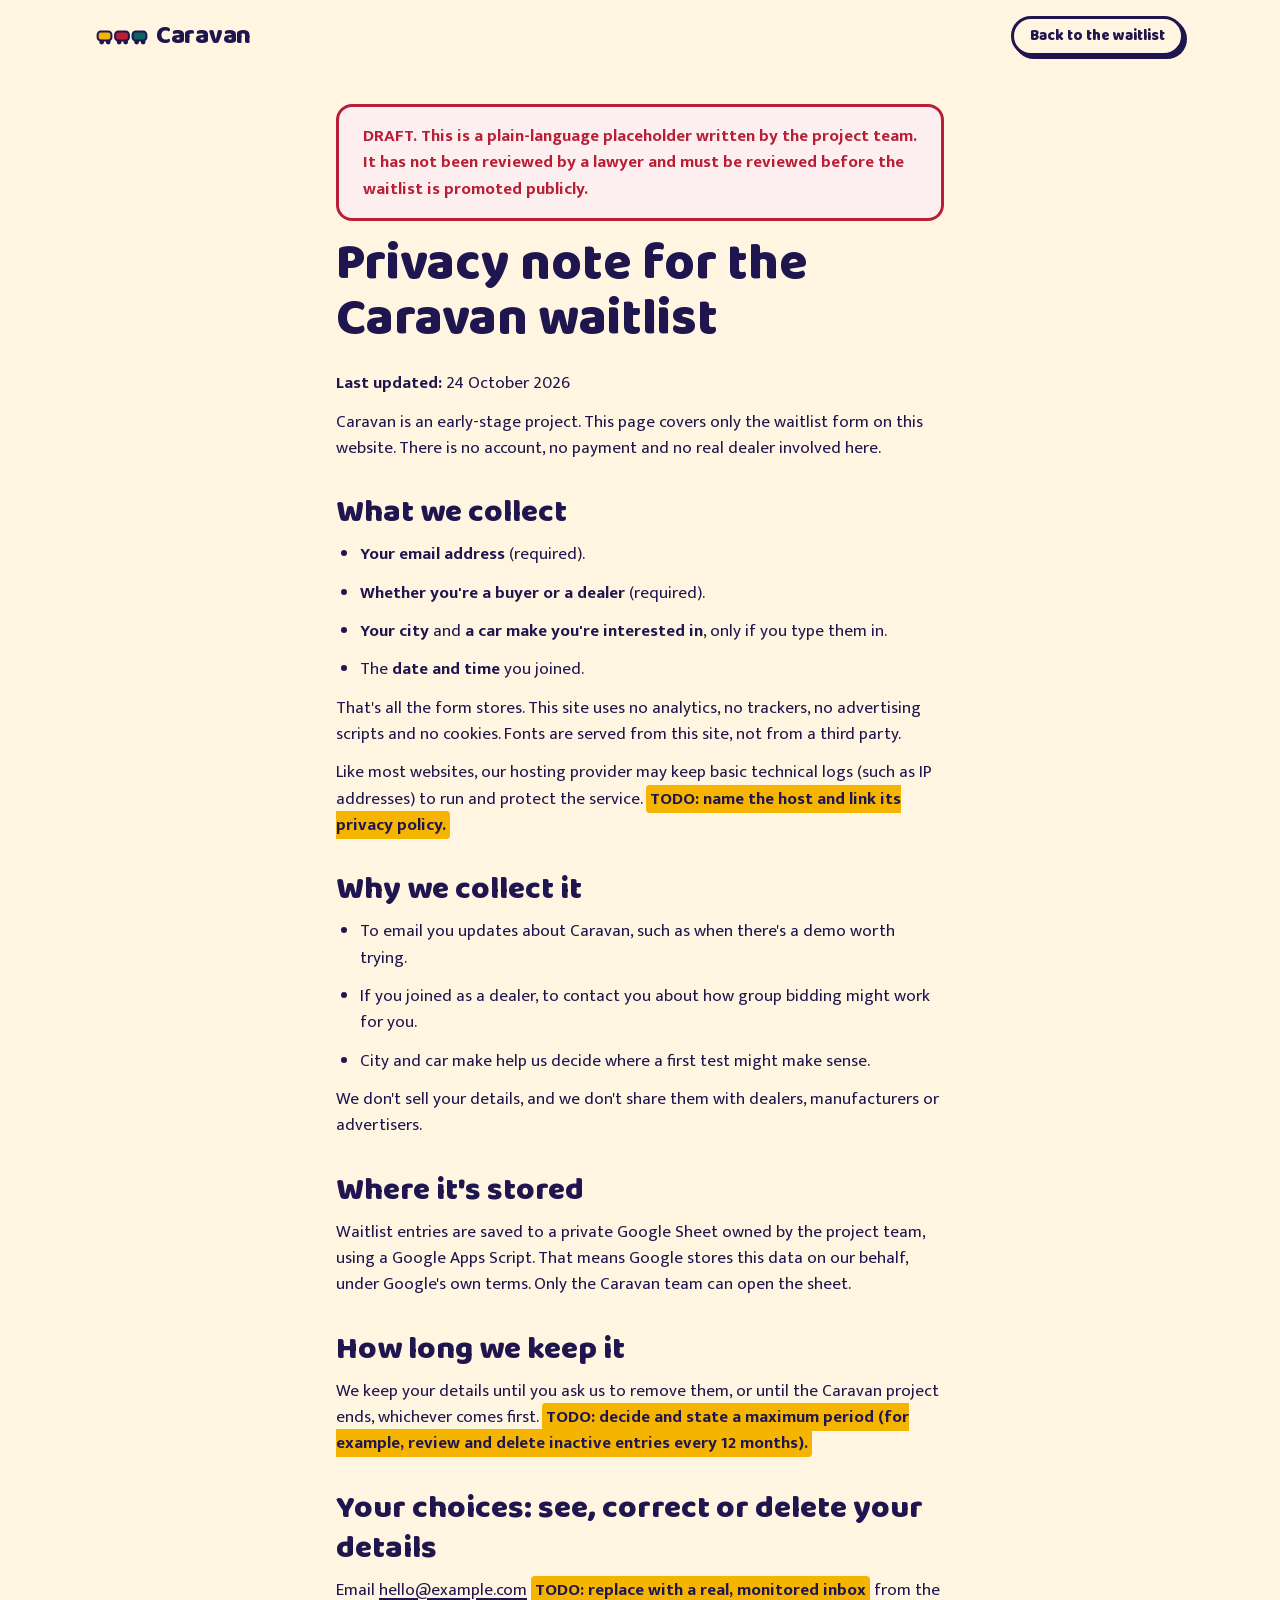
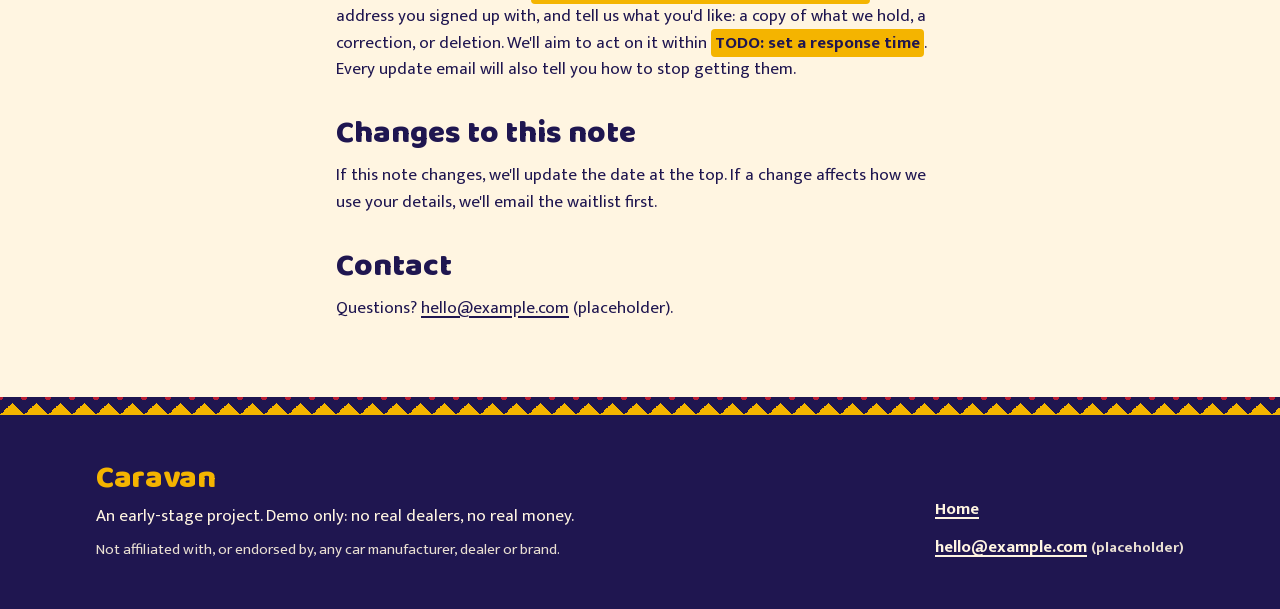
<file: privacy.html>
<!doctype html>
<html lang="en-IN">
<head>
  <meta charset="utf-8">
  <meta name="viewport" content="width=device-width, initial-scale=1">
  <title>Privacy note (draft) · Caravan</title>
  <meta name="description" content="How the Caravan waitlist handles your details: what we collect, why, how long we keep it and how to ask for deletion. Draft, pending legal review.">
  <link rel="canonical" href="https://caravan.zerolink.co.in/privacy.html">
  <meta name="theme-color" content="#1f1650">
  <meta property="og:type" content="website">
  <meta property="og:title" content="Privacy note (draft) · Caravan">
  <meta property="og:description" content="How the Caravan waitlist handles your details. Draft, pending legal review.">
  <meta property="og:url" content="https://caravan.zerolink.co.in/privacy.html">
  <meta property="og:image" content="https://caravan.zerolink.co.in/assets/images/og-image.png">
  <link rel="icon" href="assets/svg/favicon.svg" type="image/svg+xml">
  <link rel="stylesheet" href="css/tokens.css">
  <link rel="stylesheet" href="css/styles.css">
  <style>
    .legal { max-width: var(--text-max); margin-inline: auto; padding-block: var(--sp-6) var(--sp-8); }
    .legal h1 { font-family: var(--font-display); font-weight: 800; font-size: var(--fs-xl); line-height: var(--lh-tight); margin: var(--sp-4) 0 var(--sp-5); }
    .legal h2 { font-family: var(--font-display); font-weight: 800; font-size: var(--fs-lg); line-height: var(--lh-snug); margin: var(--sp-6) 0 var(--sp-2); }
    .legal p, .legal li { margin-bottom: var(--sp-3); }
    .legal ul { list-style: disc; padding-left: var(--sp-5); }
    .draft-banner { padding: var(--sp-4) var(--sp-5); border: var(--bw) solid var(--c-red); border-radius: var(--radius-md); background: #fdeef0; color: var(--c-red); font-weight: 700; }
    .todo { background: var(--c-turmeric); color: var(--on-turmeric); padding: 0 var(--sp-1); border-radius: 4px; font-weight: 700; }
  </style>
</head>
<body>
  <a class="skip-link" href="#main">Skip to content</a>
  <header class="site-header">
    <div class="container site-header__inner">
      <a class="logo" href="./" aria-label="Caravan home">
        <svg class="logo__mark" viewBox="0 0 64 28" aria-hidden="true" focusable="false">
          <g stroke="#1f1650" stroke-width="2.5" stroke-linejoin="round">
            <rect x="2" y="8" width="17" height="11" rx="4" fill="#f4b400"/>
            <rect x="23.5" y="8" width="17" height="11" rx="4" fill="#b81f35"/>
            <rect x="45" y="8" width="17" height="11" rx="4" fill="#0b6363"/>
          </g>
          <g fill="#1f1650">
            <circle cx="7" cy="21" r="3"/><circle cx="15" cy="21" r="3"/>
            <circle cx="28.5" cy="21" r="3"/><circle cx="36.5" cy="21" r="3"/>
            <circle cx="50" cy="21" r="3"/><circle cx="58" cy="21" r="3"/>
          </g>
        </svg>
        <span class="logo__word">Caravan</span>
      </a>
      <a class="btn btn--small btn--ghost" href="./#waitlist">Back to the waitlist</a>
    </div>
  </header>

  <main id="main" class="container">
    <article class="legal">
      <p class="draft-banner" role="note">
        DRAFT. This is a plain-language placeholder written by the project team. It has not been reviewed by a lawyer
        and must be reviewed before the waitlist is promoted publicly.
      </p>

      <h1>Privacy note for the Caravan waitlist</h1>
      <p><strong>Last updated:</strong> 24 October 2026</p>
      <p>
        Caravan is an early-stage project. This page covers only the waitlist form on this website.
        There is no account, no payment and no real dealer involved here.
      </p>

      <h2>What we collect</h2>
      <ul>
        <li><strong>Your email address</strong> (required).</li>
        <li><strong>Whether you're a buyer or a dealer</strong> (required).</li>
        <li><strong>Your city</strong> and <strong>a car make you're interested in</strong>, only if you type them in.</li>
        <li>The <strong>date and time</strong> you joined.</li>
      </ul>
      <p>
        That's all the form stores. This site uses no analytics, no trackers, no advertising scripts and no cookies.
        Fonts are served from this site, not from a third party.
      </p>
      <p>
        Like most websites, our hosting provider may keep basic technical logs (such as IP addresses) to run and
        protect the service. <span class="todo">TODO: name the host and link its privacy policy.</span>
      </p>

      <h2>Why we collect it</h2>
      <ul>
        <li>To email you updates about Caravan, such as when there's a demo worth trying.</li>
        <li>If you joined as a dealer, to contact you about how group bidding might work for you.</li>
        <li>City and car make help us decide where a first test might make sense.</li>
      </ul>
      <p>We don't sell your details, and we don't share them with dealers, manufacturers or advertisers.</p>

      <h2>Where it's stored</h2>
      <p>
        Waitlist entries are saved to a private Google Sheet owned by the project team, using a Google Apps Script.
        That means Google stores this data on our behalf, under Google's own terms. Only the Caravan team can open the sheet.
      </p>

      <h2>How long we keep it</h2>
      <p>
        We keep your details until you ask us to remove them, or until the Caravan project ends, whichever comes first.
        <span class="todo">TODO: decide and state a maximum period (for example, review and delete inactive entries every 12 months).</span>
      </p>

      <h2>Your choices: see, correct or delete your details</h2>
      <p>
        Email <a href="mailto:hello@example.com">hello@example.com</a>
        <span class="todo">TODO: replace with a real, monitored inbox</span> from the address you signed up with,
        and tell us what you'd like: a copy of what we hold, a correction, or deletion. We'll aim to act on it
        within <span class="todo">TODO: set a response time</span>.
        Every update email will also tell you how to stop getting them.
      </p>

      <h2>Changes to this note</h2>
      <p>If this note changes, we'll update the date at the top. If a change affects how we use your details, we'll email the waitlist first.</p>

      <h2>Contact</h2>
      <p>Questions? <a href="mailto:hello@example.com">hello@example.com</a> (placeholder).</p>
    </article>
  </main>

  <footer class="site-footer">
    <div class="truck-strip truck-strip--top" aria-hidden="true"></div>
    <div class="container site-footer__inner">
      <div>
        <p class="logo logo--footer"><span class="logo__word">Caravan</span></p>
        <p>An early-stage project. Demo only: no real dealers, no real money.</p>
        <p class="small-print">Not affiliated with, or endorsed by, any car manufacturer, dealer or brand.</p>
      </div>
      <ul class="footer-links">
        <li><a href="./">Home</a></li>
        <li><a href="mailto:hello@example.com">hello@example.com</a> <span class="small-print">(placeholder)</span></li>
      </ul>
    </div>
  </footer>
</body>
</html>
</file>
<file: css/tokens.css>
/* ==========================================================
   Caravan design tokens
   Every colour, size, radius, shadow and font lives here.
   styles.css only references these variables.
   ========================================================== */

/* ---------- Fonts (self-hosted, subset, OFL — see assets/fonts/OFL-*.txt) ----------
   Each family is split in two files:
   - "latin": basic Latin + the punctuation we use
   - "rupee": only the ₹ sign (U+20B9), downloaded only if ₹ appears on the page  */

@font-face {
  font-family: "Modak";
  src: url("../assets/fonts/modak-latin.woff2") format("woff2");
  font-weight: 400;
  font-style: normal;
  font-display: swap;
  unicode-range: U+0020-007E, U+2014, U+2019;
}
/* Decorative Devanagari accent only ("साथ में", "गाड़ी"). Modak has no ₹ glyph. */
@font-face {
  font-family: "Modak";
  src: url("../assets/fonts/modak-deva-accent.woff2") format("woff2");
  font-weight: 400;
  font-style: normal;
  font-display: swap;
  unicode-range: U+0900-097F, U+200C-200D, U+25CC;
}

@font-face {
  font-family: "Baloo 2";
  src: url("../assets/fonts/baloo2-800-latin.woff2") format("woff2");
  font-weight: 800;
  font-style: normal;
  font-display: swap;
  unicode-range: U+0020-007E, U+00A0, U+00B7, U+00D7, U+2013-2014, U+2018-2019, U+201C-201D, U+2022, U+2026, U+2190, U+2192;
}
@font-face {
  font-family: "Baloo 2";
  src: url("../assets/fonts/baloo2-800-rupee.woff2") format("woff2");
  font-weight: 800;
  font-style: normal;
  font-display: swap;
  unicode-range: U+20B9;
}

@font-face {
  font-family: "Mukta";
  src: url("../assets/fonts/mukta-400-latin.woff2") format("woff2");
  font-weight: 400;
  font-style: normal;
  font-display: swap;
  unicode-range: U+0020-007E, U+00A0, U+00B7, U+00D7, U+2013-2014, U+2018-2019, U+201C-201D, U+2022, U+2026, U+2190, U+2192;
}
@font-face {
  font-family: "Mukta";
  src: url("../assets/fonts/mukta-400-rupee.woff2") format("woff2");
  font-weight: 400;
  font-style: normal;
  font-display: swap;
  unicode-range: U+20B9;
}
@font-face {
  font-family: "Mukta";
  src: url("../assets/fonts/mukta-700-latin.woff2") format("woff2");
  font-weight: 700;
  font-style: normal;
  font-display: swap;
  unicode-range: U+0020-007E, U+00A0, U+00B7, U+00D7, U+2013-2014, U+2018-2019, U+201C-201D, U+2022, U+2026, U+2190, U+2192;
}
@font-face {
  font-family: "Mukta";
  src: url("../assets/fonts/mukta-700-rupee.woff2") format("woff2");
  font-weight: 700;
  font-style: normal;
  font-display: swap;
  unicode-range: U+20B9;
}

:root {
  /* ---------- Colour ----------
     Dominant: indigo ink. Accent: turmeric.
     Supporting colours are used only on cards, stickers and illustrations.
     Contrast pairs checked are listed in DESIGN.md.                     */
  --c-paper: #fff5e1;        /* cream page background */
  --c-paper-deep: #fbe7bf;   /* alternate section background */
  --c-ink: #1f1650;          /* deep indigo: text, big blocks (dominant) */
  --c-ink-soft: #4a4178;     /* secondary text on paper */
  --c-turmeric: #f4b400;     /* accent */
  --c-marigold: #f07a1a;
  --c-red: #b81f35;          /* signal red, darkened so white text passes AA */
  --c-teal: #0b6363;
  --c-pink: #f6b9c9;         /* calendar-art pastel */
  --c-mint: #cdebc2;
  --c-white: #ffffff;

  /* text-on-colour pairings (always use these, never guess) */
  --on-ink: var(--c-paper);
  --on-turmeric: var(--c-ink);
  --on-marigold: var(--c-ink);
  --on-red: var(--c-white);
  --on-teal: var(--c-white);
  --on-pink: var(--c-ink);
  --on-mint: var(--c-ink);

  /* states */
  --c-focus: var(--c-marigold);
  --c-error: var(--c-red);
  --c-success: var(--c-teal);

  /* ---------- Type ---------- */
  --font-display: "Baloo 2", "Trebuchet MS", system-ui, sans-serif;
  --font-body: "Mukta", system-ui, -apple-system, "Segoe UI", Roboto, sans-serif;
  --font-accent: "Modak", "Baloo 2", system-ui, sans-serif; /* hero + numerals only */

  --fs-xs: 0.8125rem;   /* 13px */
  --fs-sm: 0.9375rem;   /* 15px */
  --fs-base: 1.0625rem; /* 17px — slightly large for small phones */
  --fs-md: 1.25rem;
  --fs-lg: clamp(1.5rem, 1.2rem + 1.4vw, 2rem);
  --fs-xl: clamp(2rem, 1.4rem + 2.8vw, 3.25rem);
  --fs-hero: clamp(3.75rem, 2.2rem + 8vw, 8.5rem);
  --fs-numeral: clamp(3.5rem, 3rem + 2vw, 4.5rem);

  --lh-tight: 1.05;
  --lh-snug: 1.25;
  --lh-body: 1.55;

  /* ---------- Spacing (4px base) ---------- */
  --sp-1: 0.25rem;
  --sp-2: 0.5rem;
  --sp-3: 0.75rem;
  --sp-4: 1rem;
  --sp-5: 1.5rem;
  --sp-6: 2rem;
  --sp-7: 3rem;
  --sp-8: 4rem;
  --sp-9: 6rem;

  --gutter: 1rem;
  --content-max: 72rem;
  --text-max: 38rem;

  /* ---------- Shape ---------- */
  --radius-sm: 0.5rem;
  --radius-md: 1rem;
  --radius-lg: 1.75rem;
  --radius-pill: 999px;
  --radius-arch: 999px 999px var(--radius-lg) var(--radius-lg);

  --bw-thin: 2px;
  --bw: 3px;
  --bw-thick: 4px;

  /* hard "sticker" shadows, no blur: printed-poster feel and cheap to render */
  --shadow-sticker: 3px 3px 0 var(--c-ink);
  --shadow-card: 6px 6px 0 var(--c-ink);
  --shadow-pressed: 1px 1px 0 var(--c-ink);

  /* ---------- Motion ---------- */
  --dur-fast: 150ms;
  --dur: 300ms;
  --dur-slow: 700ms;
  --ease: cubic-bezier(0.2, 0.7, 0.2, 1);
  --ticker-duration: 32s;
}

@media (min-width: 48rem) {
  :root {
    --gutter: 2rem;
  }
}
</file>
<file: css/styles.css>
/* ==========================================================
   Caravan styles. Mobile-first; all values come from tokens.css.
   ========================================================== */

/* ---------- Reset-ish ---------- */
*,
*::before,
*::after { box-sizing: border-box; }

html {
  -webkit-text-size-adjust: 100%;
  text-size-adjust: 100%;
  scroll-behavior: smooth;
  scroll-padding-top: var(--sp-6);
}

body {
  margin: 0;
  background: var(--c-paper);
  color: var(--c-ink);
  font-family: var(--font-body);
  font-size: var(--fs-base);
  line-height: var(--lh-body);
  overflow-x: hidden;
}

img, svg { display: block; max-width: 100%; }
h1, h2, h3, p, ul, ol, figure { margin: 0; }
ul, ol { padding: 0; list-style: none; }
button, input { font: inherit; color: inherit; }

a { color: inherit; text-decoration-thickness: 2px; text-underline-offset: 3px; }
a:hover { text-decoration-thickness: 3px; }

:focus-visible {
  outline: var(--bw) solid var(--c-focus);
  outline-offset: 3px;
  border-radius: var(--radius-sm);
}

.skip-link {
  position: absolute;
  left: var(--sp-4);
  top: -100px;
  z-index: 100;
  padding: var(--sp-2) var(--sp-4);
  background: var(--c-ink);
  color: var(--on-ink);
  border-radius: var(--radius-sm);
  font-weight: 700;
}
.skip-link:focus { top: var(--sp-4); }

.container {
  width: 100%;
  max-width: var(--content-max);
  margin-inline: auto;
  padding-inline: var(--gutter);
}
.container--narrow { max-width: 46rem; }

strong { font-weight: 700; }
.small-print { font-size: var(--fs-sm); opacity: 0.9; }
.deva { font-family: var(--font-accent); font-weight: 400; letter-spacing: 0.02em; }

/* ---------- Stickers (tag labels) ---------- */
.sticker {
  display: inline-flex;
  align-items: center;
  gap: var(--sp-1);
  padding: 0.2em 0.85em 0.1em;
  border: var(--bw) solid var(--c-ink);
  border-radius: var(--radius-pill);
  box-shadow: var(--shadow-sticker);
  font-family: var(--font-display);
  font-weight: 800;
  font-size: var(--fs-sm);
  line-height: 1.6;
  letter-spacing: 0.02em;
  text-transform: uppercase;
  transform: rotate(-2deg);
  white-space: nowrap;
}
.sticker--tilt-r { transform: rotate(3deg); }
.sticker--tilt-l { transform: rotate(-5deg); }
.sticker--red { background: var(--c-red); color: var(--on-red); }
.sticker--turmeric { background: var(--c-turmeric); color: var(--on-turmeric); }
.sticker--pink { background: var(--c-pink); color: var(--on-pink); }
.sticker--mint { background: var(--c-mint); color: var(--on-mint); text-transform: none; }
.sticker--ink { background: var(--c-ink); color: var(--on-ink); border-color: var(--c-ink); box-shadow: 3px 3px 0 var(--c-turmeric); }

/* ---------- Buttons ---------- */
.btn {
  display: inline-flex;
  align-items: center;
  justify-content: center;
  gap: var(--sp-2);
  min-height: 48px; /* comfortable tap target */
  padding: var(--sp-2) var(--sp-5);
  border: var(--bw) solid var(--c-ink);
  border-radius: var(--radius-pill);
  background: var(--c-turmeric);
  color: var(--on-turmeric);
  box-shadow: var(--shadow-sticker);
  font-family: var(--font-display);
  font-weight: 800;
  font-size: var(--fs-md);
  line-height: 1.1;
  text-decoration: none;
  cursor: pointer;
  transition: transform var(--dur-fast) var(--ease), box-shadow var(--dur-fast) var(--ease);
}
.btn:hover { transform: translate(-1px, -1px); box-shadow: 4px 4px 0 var(--c-ink); }
.btn:active { transform: translate(2px, 2px); box-shadow: var(--shadow-pressed); }
.btn--ghost { background: var(--c-paper); }
.btn--small { min-height: 40px; padding: var(--sp-1) var(--sp-4); font-size: var(--fs-sm); }
.btn--block { width: 100%; }
.btn[disabled] { cursor: progress; opacity: 0.75; transform: none; }

/* ---------- Ticker ---------- */
.ticker {
  background: var(--c-ink);
  color: var(--c-turmeric);
  font-family: var(--font-display);
  font-weight: 800;
  font-size: var(--fs-sm);
  overflow: hidden;
  border-bottom: var(--bw) solid var(--c-ink);
}
.ticker__track {
  display: flex;
  width: max-content;
  animation: ticker var(--ticker-duration) linear infinite;
}
.ticker:hover .ticker__track,
.ticker:focus-within .ticker__track { animation-play-state: paused; }
.ticker__list { display: flex; flex-shrink: 0; }
.ticker__list li {
  padding: var(--sp-2) var(--sp-5);
  white-space: nowrap;
  position: relative;
}
.ticker__list li::after {
  content: "";
  position: absolute;
  right: -5px;
  top: 50%;
  width: 10px;
  height: 10px;
  margin-top: -5px;
  background: var(--c-pink);
  transform: rotate(45deg);
}
.ticker a { color: var(--c-paper); }

@keyframes ticker {
  from { transform: translateX(0); }
  to { transform: translateX(-50%); }
}

/* ---------- Header ---------- */
.site-header { padding-block: var(--sp-4); }
.site-header__inner {
  display: flex;
  align-items: center;
  justify-content: space-between;
  gap: var(--sp-4);
}
.logo {
  display: inline-flex;
  align-items: center;
  gap: var(--sp-2);
  text-decoration: none;
}
.logo__mark { width: 52px; height: auto; }
.logo__word {
  font-family: var(--font-display);
  font-weight: 800;
  font-size: 1.6rem;
  line-height: 1;
  letter-spacing: -0.01em;
}
.site-nav { display: none; }
.site-nav ul { display: flex; gap: var(--sp-5); }
.site-nav a {
  font-weight: 700;
  text-decoration: none;
  padding-block: var(--sp-1);
  border-bottom: var(--bw-thin) solid transparent;
}
.site-nav a:hover { border-bottom-color: var(--c-ink); }

/* ---------- Hero ---------- */
.hero { padding-block: var(--sp-5) var(--sp-7); position: relative; overflow: hidden; /* contain the decorative blob on small screens */ }
.hero__grid { display: grid; gap: var(--sp-7); align-items: center; }
.hero__tags { display: flex; flex-wrap: wrap; gap: var(--sp-3); margin-bottom: var(--sp-5); }

.hero__title { margin-bottom: var(--sp-4); }
.outline-3d {
  display: block;
  font-family: var(--font-accent);
  font-weight: 400;
  font-size: var(--fs-hero);
  line-height: 0.95;
  letter-spacing: 0.01em;
  color: var(--c-turmeric);
  -webkit-text-stroke: 3px var(--c-ink);
  paint-order: stroke fill;
  /* stacked hard shadows = chunky 3D extrusion, signboard style */
  text-shadow:
    1px 1px 0 var(--c-ink), 2px 2px 0 var(--c-ink), 3px 3px 0 var(--c-ink),
    4px 4px 0 var(--c-ink), 5px 5px 0 var(--c-ink), 6px 6px 0 var(--c-ink),
    7px 7px 0 var(--c-ink);
}
.hero__subtitle {
  display: block;
  margin-top: var(--sp-3);
  font-family: var(--font-display);
  font-weight: 800;
  font-size: var(--fs-lg);
  line-height: var(--lh-snug);
}
.hero__lede { max-width: var(--text-max); font-size: var(--fs-md); margin-bottom: var(--sp-5); }
.hero__actions { display: flex; flex-wrap: wrap; gap: var(--sp-3); margin-bottom: var(--sp-5); }

.status-note {
  display: inline-flex;
  align-items: flex-start;
  gap: var(--sp-2);
  padding: var(--sp-2) var(--sp-4);
  border: var(--bw-thin) dashed var(--c-ink);
  border-radius: var(--radius-md);
  background: var(--c-paper-deep);
  font-weight: 700;
  font-size: var(--fs-sm);
}
.status-note svg { width: 20px; flex-shrink: 0; margin-top: 2px; }

.hero__art { position: relative; max-width: 26rem; width: 100%; margin-inline: auto; }
.hero__blob {
  position: absolute;
  inset: 18% -14% -6% -14%;
  background: var(--c-pink);
  border-radius: 50% 50% 40% 40% / 60% 60% 30% 30%;
  z-index: 0;
}

/* Arch mask (borrowed device from Ref 1, holding illustration instead of photos) */
.arch {
  position: relative;
  z-index: 1;
  border: var(--bw-thick) solid var(--c-ink);
  border-radius: var(--radius-arch);
  overflow: hidden;
  box-shadow: var(--shadow-card);
}
.arch--turmeric { background: var(--c-turmeric); }
.hero__arch svg { width: 100%; height: auto; }

.ticket-float {
  position: absolute;
  z-index: 2;
  width: 46%;
  left: -3%;
  bottom: -7%;
  transform: rotate(-8deg);
  filter: drop-shadow(4px 4px 0 var(--c-ink));
}
.hero__badge { position: absolute; z-index: 2; right: -2%; top: 14%; }

/* ---------- Wavy divider (borrowed from Ref 2) ---------- */
.wave { line-height: 0; color: var(--c-ink); }
.wave svg { width: 100%; height: 36px; }
.wave--to-ink { margin-bottom: -1px; }
.wave--top { color: var(--c-paper); margin-top: calc(-1 * var(--sp-8)); margin-bottom: var(--sp-7); }

/* ---------- Sections ---------- */
.section { padding-block: var(--sp-8); position: relative; }
.section--ink { background: var(--c-ink); color: var(--on-ink); }
.section--deep { background: var(--c-paper-deep); }
.section--pink { background: var(--c-pink); color: var(--on-pink); }

.section-head { margin-bottom: var(--sp-6); max-width: var(--text-max); }
.section-head > p:first-child { margin-bottom: var(--sp-3); }
.section-head--center { margin-inline: auto; text-align: center; }
.section-title {
  font-family: var(--font-display);
  font-weight: 800;
  font-size: var(--fs-xl);
  line-height: var(--lh-tight);
  letter-spacing: -0.01em;
}
.section-kicker { margin-top: var(--sp-2); font-size: var(--fs-md); }

/* ---------- Problem ---------- */
.problem { padding-bottom: calc(var(--sp-8) + 18px); }
.problem__grid { display: grid; gap: var(--sp-6); }
.problem__grid > div:first-child > p { margin-bottom: var(--sp-4); }
.statement {
  font-family: var(--font-display);
  font-weight: 800;
  font-size: var(--fs-xl);
  line-height: var(--lh-tight);
}
.statement__accent { color: var(--c-turmeric); }
.problem__body { display: grid; gap: var(--sp-4); max-width: var(--text-max); font-size: var(--fs-md); }
.problem__body em { font-style: normal; color: var(--c-turmeric); font-weight: 700; }
.problem .small-print { font-size: var(--fs-sm); color: var(--c-pink); }

/* Truck-art style zig-zag strip */
.truck-strip {
  position: absolute;
  left: 0;
  right: 0;
  bottom: 0;
  height: 18px;
  background:
    conic-gradient(from -45deg at 50% 100%, var(--c-turmeric) 90deg, transparent 0) 0 0 / 24px 12px repeat-x,
    radial-gradient(circle, var(--c-red) 3px, transparent 3.5px) 12px 13px / 24px 10px repeat-x;
}
.truck-strip--top {
  position: static;
  transform: scaleY(-1);
}

/* ---------- Steps ---------- */
.steps { display: grid; gap: var(--sp-5); counter-reset: none; }
.step {
  position: relative;
  padding: var(--sp-5);
  padding-top: var(--sp-4);
  border: var(--bw) solid var(--c-ink);
  border-radius: var(--radius-lg);
  box-shadow: var(--shadow-card);
  transition: transform var(--dur) var(--ease);
}
.step__num {
  display: block;
  font-family: var(--font-accent);
  font-size: var(--fs-numeral);
  line-height: 1;
  color: var(--c-paper);
  -webkit-text-stroke: 3px var(--c-ink);
  paint-order: stroke fill;
  text-shadow: 3px 3px 0 var(--c-ink), 4px 4px 0 var(--c-ink);
  margin-bottom: var(--sp-2);
}
.step__title {
  font-family: var(--font-display);
  font-weight: 800;
  font-size: var(--fs-lg);
  line-height: var(--lh-snug);
  margin-bottom: var(--sp-2);
}
.step--turmeric { background: var(--c-turmeric); color: var(--on-turmeric); }
.step--pink { background: var(--c-pink); color: var(--on-pink); }
.step--mint { background: var(--c-mint); color: var(--on-mint); }
.step--marigold { background: var(--c-marigold); color: var(--on-marigold); }
.step--teal { background: var(--c-teal); color: var(--on-teal); }
.step--teal .step__num { color: var(--c-turmeric); }
.step--paper { background: var(--c-paper); color: var(--c-ink); }
.step--paper .step__num { color: var(--c-turmeric); }

.dealer-cta {
  margin-top: var(--sp-6);
  padding: var(--sp-4) var(--sp-5);
  border: var(--bw) solid var(--c-ink);
  border-radius: var(--radius-md);
  background: var(--c-ink);
  color: var(--on-ink);
  font-weight: 700;
}
.dealer-cta a { color: var(--c-turmeric); white-space: nowrap; }

/* ---------- Badges (round icons, borrowed from Ref 2) ---------- */
.badges { display: grid; gap: var(--sp-6); }
.badge-card { text-align: center; max-width: 22rem; margin-inline: auto; }
.badge-card h3 {
  font-family: var(--font-display);
  font-weight: 800;
  font-size: var(--fs-lg);
  line-height: var(--lh-snug);
  margin: var(--sp-4) 0 var(--sp-2);
}
.badge-icon {
  display: grid;
  place-items: center;
  width: 112px;
  height: 112px;
  margin-inline: auto;
  border: var(--bw) solid var(--c-ink);
  border-radius: 50%;
  box-shadow: var(--shadow-card);
}
.badge-icon svg { width: 64px; height: 64px; }
.badge-icon--red { background: var(--c-red); }
.badge-icon--turmeric { background: var(--c-turmeric); }
.badge-icon--teal { background: var(--c-teal); }
.diff-note {
  margin-top: var(--sp-7);
  text-align: center;
  font-family: var(--font-display);
  font-weight: 800;
  font-size: var(--fs-md);
  color: var(--c-ink-soft);
}

/* ---------- FAQ (native details/summary: keyboard + screen-reader friendly, no JS) ---------- */
.faq { display: grid; gap: var(--sp-3); }
.faq details {
  background: var(--c-paper);
  border: var(--bw) solid var(--c-ink);
  border-radius: var(--radius-md);
  box-shadow: var(--shadow-sticker);
}
.faq summary {
  display: flex;
  justify-content: space-between;
  align-items: center;
  gap: var(--sp-4);
  padding: var(--sp-4) var(--sp-5);
  min-height: 48px;
  font-family: var(--font-display);
  font-weight: 800;
  font-size: var(--fs-md);
  line-height: var(--lh-snug);
  cursor: pointer;
  list-style: none;
}
.faq summary::-webkit-details-marker { display: none; }
.faq summary::after {
  content: "+";
  flex-shrink: 0;
  display: grid;
  place-items: center;
  width: 32px;
  height: 32px;
  border: var(--bw-thin) solid var(--c-ink);
  border-radius: 50%;
  background: var(--c-turmeric);
  font-size: 1.25rem;
  line-height: 1;
  transition: transform var(--dur-fast) var(--ease);
}
.faq details[open] summary::after { transform: rotate(45deg); }
.faq details p { padding: 0 var(--sp-5) var(--sp-5); }
.faq summary:focus-visible { outline-offset: -4px; }

/* ---------- Waitlist ---------- */
.waitlist { padding-top: var(--sp-7); }
.crew { width: min(100%, 360px); height: auto; margin: 0 auto -6px; position: relative; z-index: 1; }
.form-card {
  position: relative;
  padding: var(--sp-6) var(--sp-5);
  background: var(--c-white);
  border: var(--bw-thick) solid var(--c-ink);
  border-radius: var(--radius-lg);
  box-shadow: var(--shadow-card);
}
/* ticket notches */
.form-card::before,
.form-card::after {
  content: "";
  position: absolute;
  top: 50%;
  width: 28px;
  height: 28px;
  margin-top: -14px;
  background: var(--c-paper);
  border: var(--bw-thick) solid var(--c-ink);
  border-radius: 50%;
}
.form-card::before { left: -16px; clip-path: inset(0 0 0 50%); }
.form-card::after { right: -16px; clip-path: inset(0 50% 0 0); }
.form-card__head { margin-bottom: var(--sp-6); }
.form-card__head > p:first-child { margin-bottom: var(--sp-3); }

.form { display: grid; gap: var(--sp-5); }
.field { display: grid; gap: var(--sp-2); border: 0; padding: 0; margin: 0; min-width: 0; }
.field label,
.field legend { font-weight: 700; padding: 0; }
.field legend { margin-bottom: var(--sp-2); }
.req, .opt { font-weight: 400; color: var(--c-ink-soft); font-size: var(--fs-sm); }
.field input[type="email"],
.field input[type="text"] {
  width: 100%;
  min-height: 48px;
  padding: var(--sp-2) var(--sp-4);
  border: var(--bw) solid var(--c-ink);
  border-radius: var(--radius-md);
  background: var(--c-paper);
  font-size: var(--fs-base); /* ≥16px stops iOS zoom-on-focus */
}
.field input::placeholder { color: var(--c-ink-soft); opacity: 1; }
.field input[aria-invalid="true"] { border-color: var(--c-error); background: #fdeef0; }
.field__hint { font-size: var(--fs-sm); color: var(--c-ink-soft); }
.field__error {
  font-size: var(--fs-sm);
  font-weight: 700;
  color: var(--c-error);
}
.field__error::before { content: "! "; }

.choice-row { display: flex; gap: var(--sp-3); flex-wrap: wrap; }
.choice { position: relative; cursor: pointer; }
.choice input {
  position: absolute;
  opacity: 0;
  inset: 0;
  margin: 0;
  cursor: pointer;
}
.choice span {
  display: inline-flex;
  align-items: center;
  min-height: 48px;
  padding: var(--sp-2) var(--sp-5);
  border: var(--bw) solid var(--c-ink);
  border-radius: var(--radius-pill);
  background: var(--c-paper);
  font-family: var(--font-display);
  font-weight: 800;
}
.choice input:checked + span { background: var(--c-ink); color: var(--on-ink); box-shadow: 3px 3px 0 var(--c-turmeric); }
.choice input:focus-visible + span { outline: var(--bw) solid var(--c-focus); outline-offset: 3px; }

/* honeypot: off-screen, not display:none (some bots skip hidden fields) */
.hp {
  position: absolute;
  left: -10000px;
  width: 1px;
  height: 1px;
  overflow: hidden;
}

.consent { font-size: var(--fs-sm); color: var(--c-ink-soft); }
.consent a { color: var(--c-ink); font-weight: 700; }

.form-status {
  padding: var(--sp-4);
  border: var(--bw) solid var(--c-ink);
  border-radius: var(--radius-md);
  font-weight: 700;
}
.form-status:focus { outline: none; }
.form-status--success { background: var(--c-mint); color: var(--on-mint); }
.form-status--error { background: #fdeef0; color: var(--c-red); border-color: var(--c-red); }
.form-status--info { background: var(--c-paper-deep); color: var(--c-ink); }

/* ---------- Footer ---------- */
.site-footer {
  background: var(--c-ink);
  color: var(--on-ink);
}
.site-footer__inner {
  display: grid;
  gap: var(--sp-6);
  padding-block: var(--sp-7);
}
.site-footer__inner > div { display: grid; gap: var(--sp-2); max-width: 30rem; }
.logo--footer .logo__word { color: var(--c-turmeric); font-size: 2rem; }
.footer-links { display: grid; gap: var(--sp-3); font-weight: 700; }
.footer-links a { color: var(--on-ink); }

/* ---------- Scroll reveal (only when JS runs and motion is allowed) ---------- */
@media (prefers-reduced-motion: no-preference) {
  .js .reveal {
    opacity: 0;
    transform: translateY(16px);
    transition: opacity var(--dur-slow) var(--ease), transform var(--dur-slow) var(--ease);
  }
  .js .reveal.is-visible { opacity: 1; transform: none; }

  /* small hover wiggles, only on devices that actually hover */
  @media (hover: hover) {
    .step:hover { transform: rotate(-1deg) translateY(-2px); }
    .step:nth-child(even):hover { transform: rotate(1deg) translateY(-2px); }
    .badge-card:hover .badge-icon { animation: wiggle 500ms var(--ease); }
    .logo:hover .logo__mark { animation: drive 700ms var(--ease); }
  }
}

@keyframes wiggle {
  0%, 100% { transform: rotate(0); }
  30% { transform: rotate(-6deg); }
  60% { transform: rotate(5deg); }
}
@keyframes drive {
  0%, 100% { transform: translateX(0); }
  50% { transform: translateX(4px); }
}

/* ---------- Reduced motion: everything stops ---------- */
@media (prefers-reduced-motion: reduce) {
  html { scroll-behavior: auto; }
  *,
  *::before,
  *::after {
    animation-duration: 0.01ms !important;
    animation-iteration-count: 1 !important;
    transition-duration: 0.01ms !important;
  }
  /* Ticker becomes a static, wrapped line with no duplicate */
  .ticker__track { animation: none; width: 100%; }
  .ticker__list { flex: 1 1 100%; flex-wrap: wrap; justify-content: center; padding-block: var(--sp-1); }
  .ticker__list li { padding: var(--sp-1) var(--sp-4); }
  .ticker__list[aria-hidden="true"] { display: none; }
}

/* ---------- Larger screens ---------- */
@media (min-width: 40rem) {
  .steps--buyers { grid-template-columns: repeat(2, 1fr); }
  .steps--dealers { grid-template-columns: repeat(2, 1fr); }
  .badges { grid-template-columns: repeat(3, 1fr); gap: var(--sp-5); }
  .form-card { padding: var(--sp-7); }
}

@media (min-width: 56rem) {
  .site-nav { display: block; }
  .hero { padding-top: var(--sp-6); }
  .hero__grid { grid-template-columns: 1.15fr 1fr; gap: var(--sp-8); }
  .hero__art { max-width: none; }
  .problem__grid { grid-template-columns: 1fr 1fr; align-items: end; gap: var(--sp-8); }
  .steps--buyers { grid-template-columns: repeat(6, 1fr); }
  .steps--buyers .step { grid-column: span 2; }
  .steps--buyers .step:nth-child(4) { grid-column: 2 / span 2; }
  .steps--buyers .step:nth-child(5) { grid-column: 4 / span 2; }
  .steps--dealers { grid-template-columns: repeat(4, 1fr); }
  .site-footer__inner { grid-template-columns: 1fr auto; align-items: end; }
  .wave svg { height: 56px; }
}

@media print {
  .ticker, .site-nav, .hero__art, .crew, .wave, .truck-strip { display: none; }
  body { background: #fff; }
}
</file>
